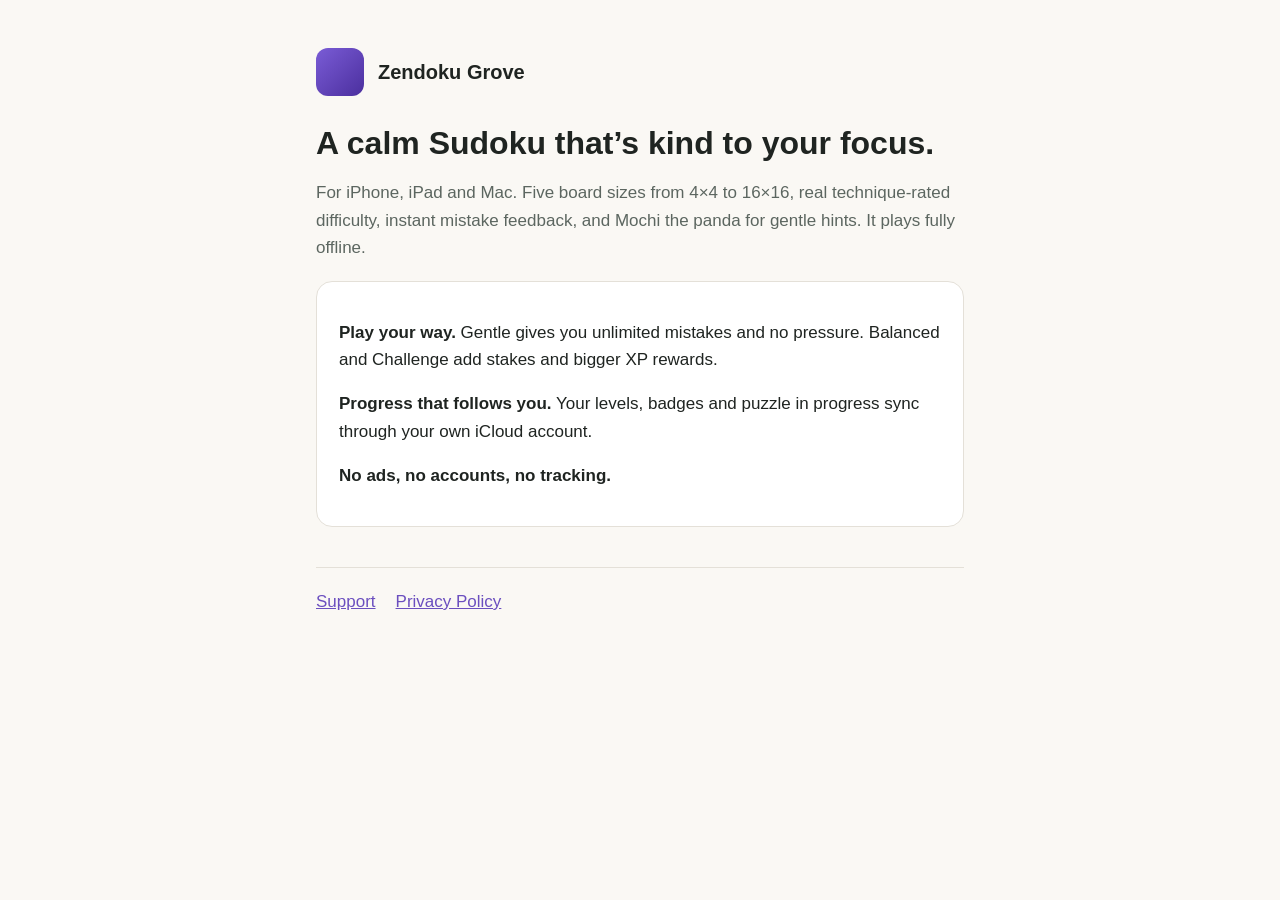
<file: index.html>
<!doctype html>
<html lang="en">
<head>
<meta charset="utf-8">
<meta name="viewport" content="width=device-width, initial-scale=1">
<title>Zendoku Grove</title>
<link rel="stylesheet" href="style.css">
</head>
<body>
<main>
  <header><div class="mark" aria-hidden="true"></div><a href="./">Zendoku Grove</a></header>
  <h1>A calm Sudoku that’s kind to your focus.</h1>
  <p class="muted">For iPhone, iPad and Mac. Five board sizes from 4×4 to 16×16, real technique-rated difficulty, instant mistake feedback, and Mochi the panda for gentle hints. It plays fully offline.</p>
  <div class="card">
    <p><strong>Play your way.</strong> Gentle gives you unlimited mistakes and no pressure. Balanced and Challenge add stakes and bigger XP rewards.</p>
    <p><strong>Progress that follows you.</strong> Your levels, badges and puzzle in progress sync through your own iCloud account.</p>
    <p><strong>No ads, no accounts, no tracking.</strong></p>
  </div>
  <nav>
    <a href="support.html">Support</a>
    <a href="privacy.html">Privacy Policy</a>
  </nav>
</main>
</body>
</html>
</file>
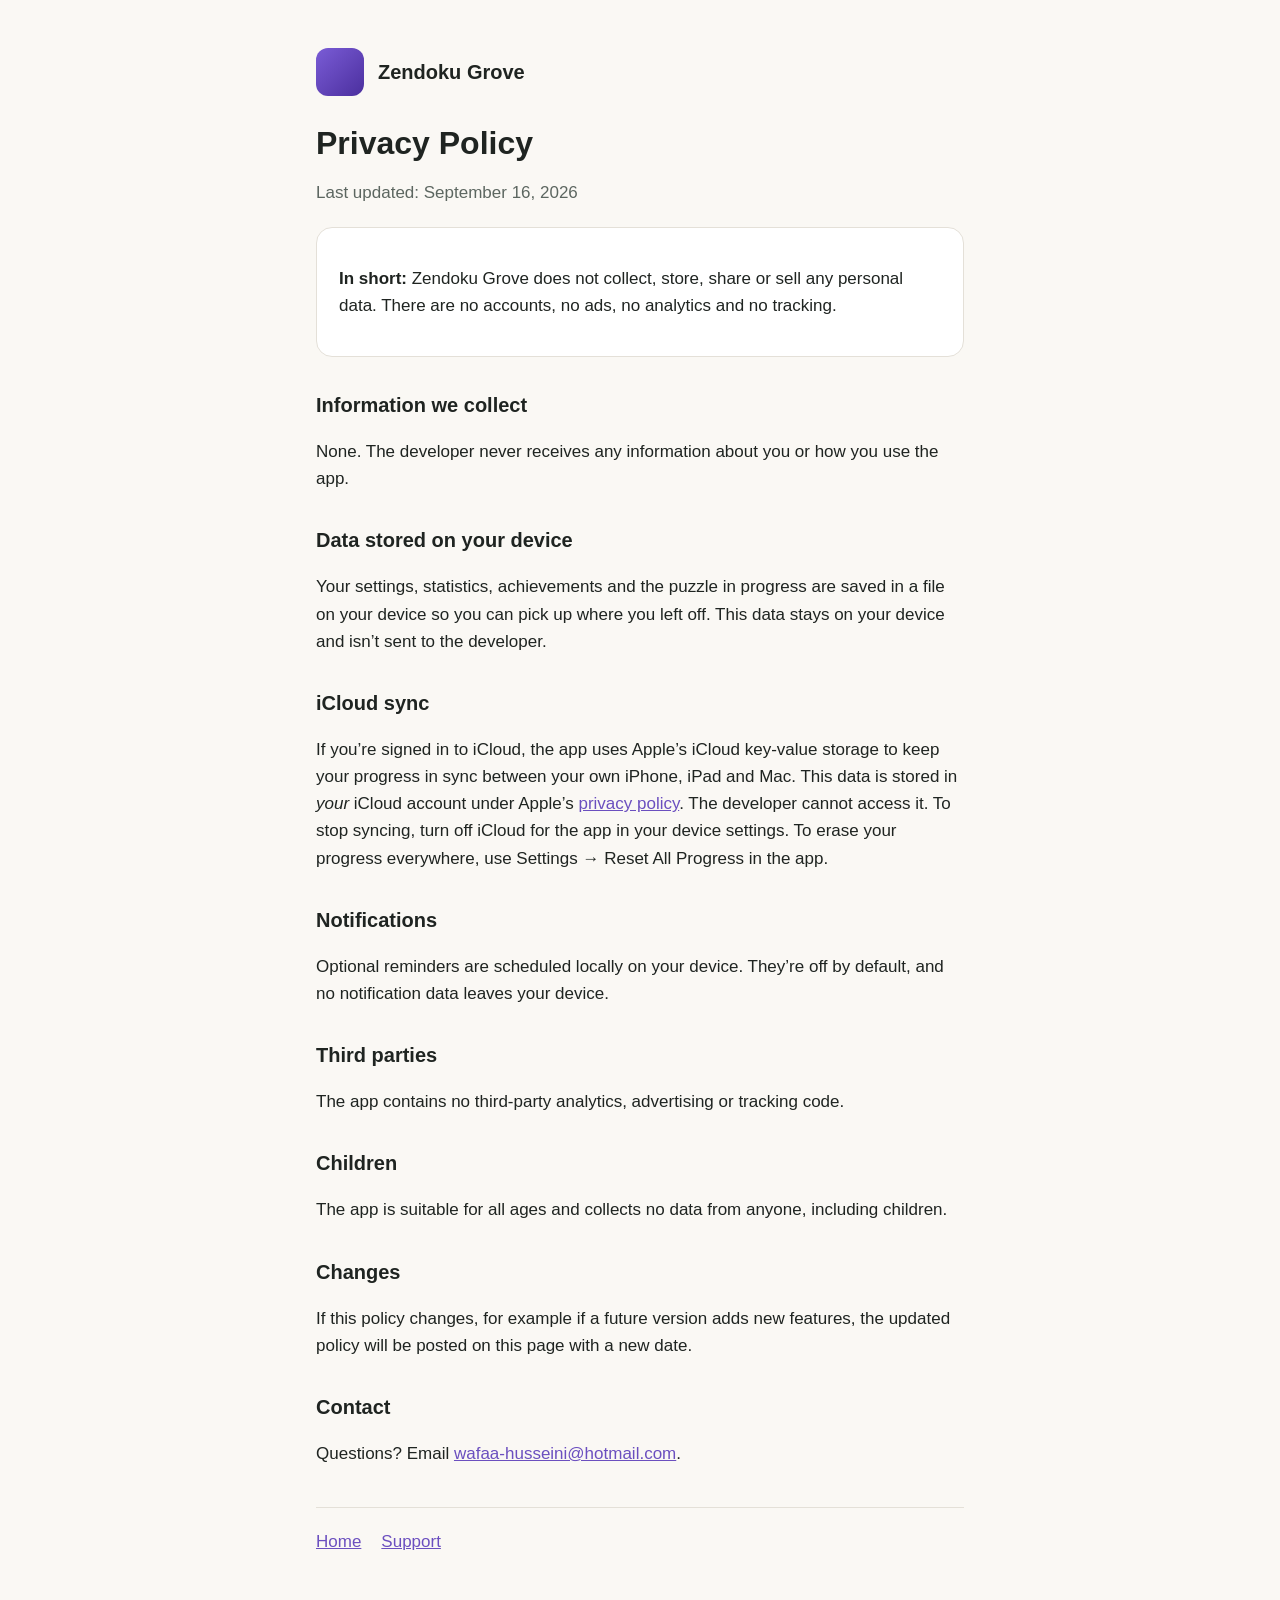
<file: privacy.html>
<!doctype html>
<html lang="en">
<head>
<meta charset="utf-8">
<meta name="viewport" content="width=device-width, initial-scale=1">
<title>Privacy Policy – Zendoku Grove</title>
<link rel="stylesheet" href="style.css">
</head>
<body>
<main>
  <header><div class="mark" aria-hidden="true"></div><a href="./">Zendoku Grove</a></header>
  <h1>Privacy Policy</h1>
  <p class="muted">Last updated: September 16, 2026</p>

  <div class="card">
    <p><strong>In short:</strong> Zendoku Grove does not collect, store, share or sell any personal data. There are no accounts, no ads, no analytics and no tracking.</p>
  </div>

  <h2>Information we collect</h2>
  <p>None. The developer never receives any information about you or how you use the app.</p>

  <h2>Data stored on your device</h2>
  <p>Your settings, statistics, achievements and the puzzle in progress are saved in a file on your device so you can pick up where you left off. This data stays on your device and isn’t sent to the developer.</p>

  <h2>iCloud sync</h2>
  <p>If you’re signed in to iCloud, the app uses Apple’s iCloud key-value storage to keep your progress in sync between your own iPhone, iPad and Mac. This data is stored in <em>your</em> iCloud account under Apple’s <a href="https://www.apple.com/legal/privacy/">privacy policy</a>. The developer cannot access it. To stop syncing, turn off iCloud for the app in your device settings. To erase your progress everywhere, use Settings → Reset All Progress in the app.</p>

  <h2>Notifications</h2>
  <p>Optional reminders are scheduled locally on your device. They’re off by default, and no notification data leaves your device.</p>

  <h2>Third parties</h2>
  <p>The app contains no third-party analytics, advertising or tracking code.</p>

  <h2>Children</h2>
  <p>The app is suitable for all ages and collects no data from anyone, including children.</p>

  <h2>Changes</h2>
  <p>If this policy changes, for example if a future version adds new features, the updated policy will be posted on this page with a new date.</p>

  <h2>Contact</h2>
  <p>Questions? Email <a href="mailto:wafaa-husseini@hotmail.com">wafaa-husseini@hotmail.com</a>.</p>

  <nav>
    <a href="./">Home</a>
    <a href="support.html">Support</a>
  </nav>
</main>
</body>
</html>
</file>
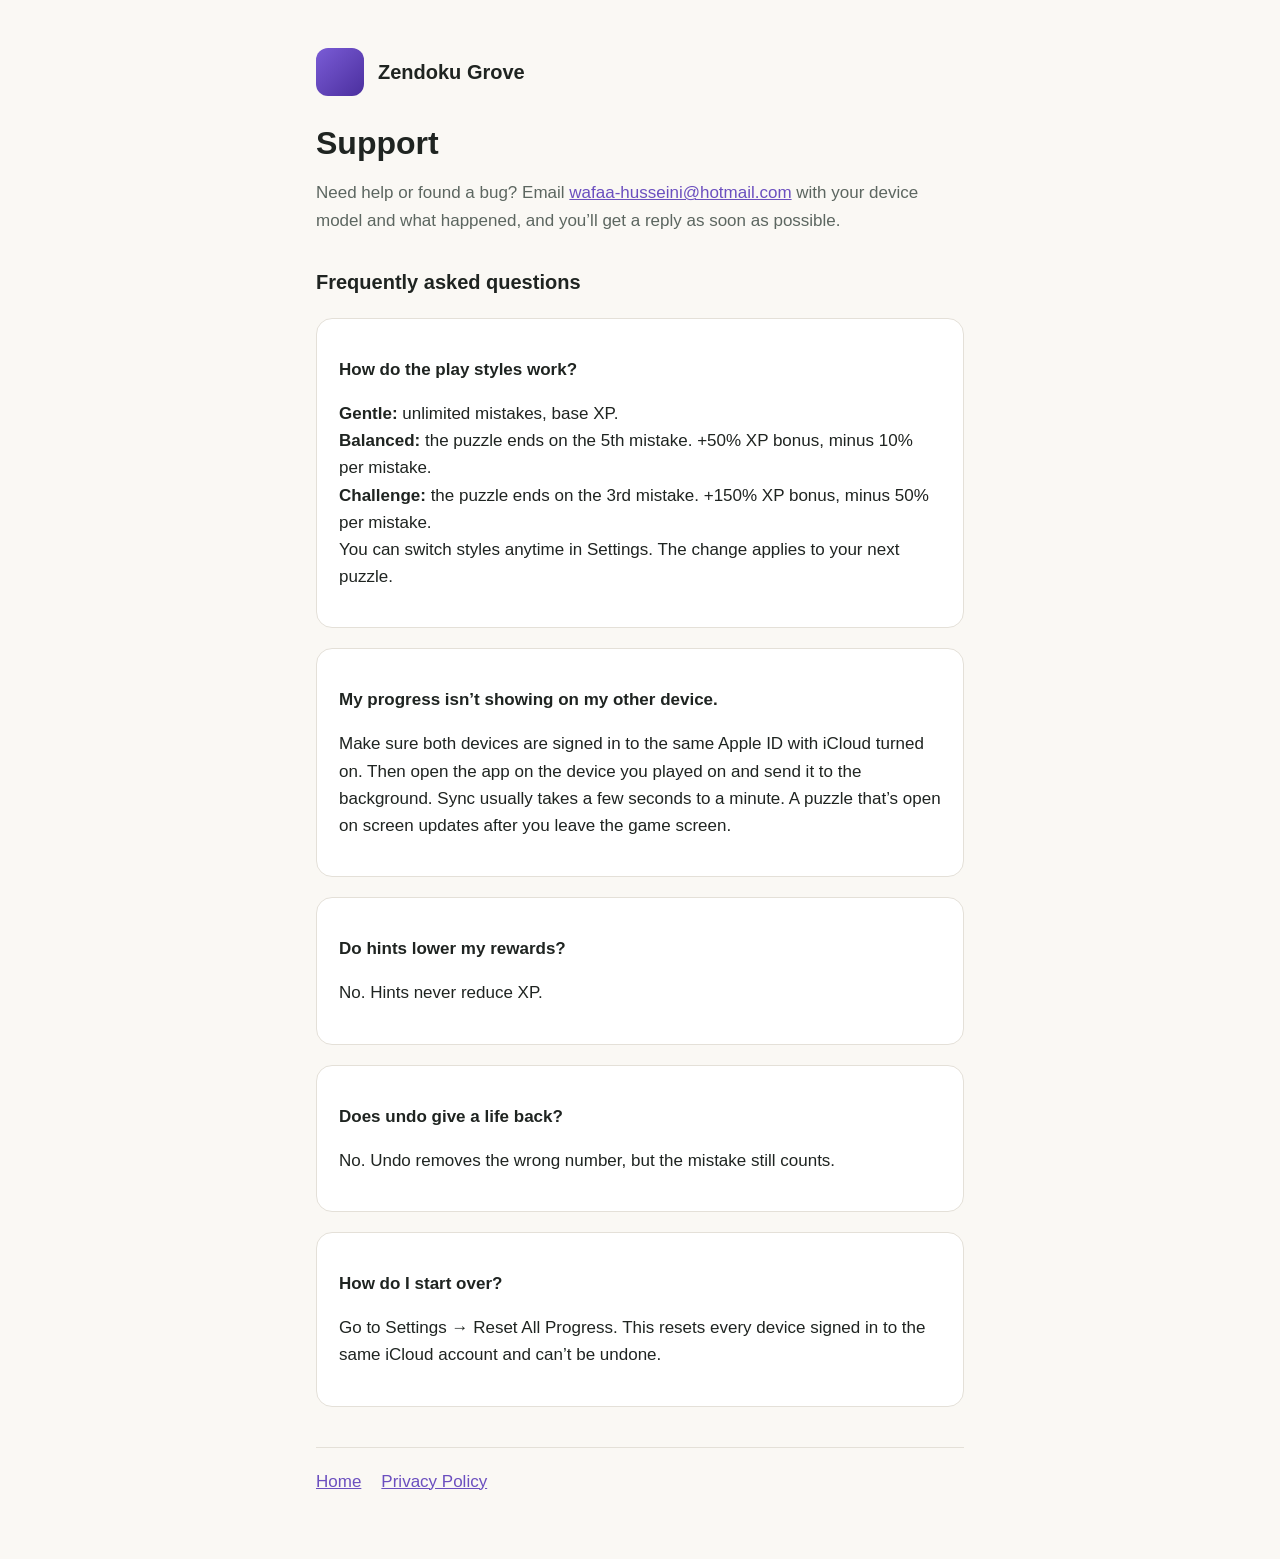
<file: support.html>
<!doctype html>
<html lang="en">
<head>
<meta charset="utf-8">
<meta name="viewport" content="width=device-width, initial-scale=1">
<title>Support – Zendoku Grove</title>
<link rel="stylesheet" href="style.css">
</head>
<body>
<main>
  <header><div class="mark" aria-hidden="true"></div><a href="./">Zendoku Grove</a></header>
  <h1>Support</h1>
  <p class="muted">Need help or found a bug? Email <a href="mailto:wafaa-husseini@hotmail.com">wafaa-husseini@hotmail.com</a> with your device model and what happened, and you’ll get a reply as soon as possible.</p>

  <h2>Frequently asked questions</h2>

  <div class="card">
    <p><strong>How do the play styles work?</strong></p>
    <p><strong>Gentle:</strong> unlimited mistakes, base XP.<br>
    <strong>Balanced:</strong> the puzzle ends on the 5th mistake. +50% XP bonus, minus 10% per mistake.<br>
    <strong>Challenge:</strong> the puzzle ends on the 3rd mistake. +150% XP bonus, minus 50% per mistake.<br>
    You can switch styles anytime in Settings. The change applies to your next puzzle.</p>
  </div>

  <div class="card">
    <p><strong>My progress isn’t showing on my other device.</strong></p>
    <p>Make sure both devices are signed in to the same Apple ID with iCloud turned on. Then open the app on the device you played on and send it to the background. Sync usually takes a few seconds to a minute. A puzzle that’s open on screen updates after you leave the game screen.</p>
  </div>

  <div class="card">
    <p><strong>Do hints lower my rewards?</strong></p>
    <p>No. Hints never reduce XP.</p>
  </div>

  <div class="card">
    <p><strong>Does undo give a life back?</strong></p>
    <p>No. Undo removes the wrong number, but the mistake still counts.</p>
  </div>

  <div class="card">
    <p><strong>How do I start over?</strong></p>
    <p>Go to Settings → Reset All Progress. This resets every device signed in to the same iCloud account and can’t be undone.</p>
  </div>

  <nav>
    <a href="./">Home</a>
    <a href="privacy.html">Privacy Policy</a>
  </nav>
</main>
</body>
</html>
</file>
<file: style.css>
:root { --bg:#faf8f4; --card:#ffffff; --text:#1f2421; --muted:#5c6660; --accent:#6b4fbf; --line:#e4e0d8; }
@media (prefers-color-scheme: dark) {
  :root { --bg:#141715; --card:#1d211f; --text:#eef1ee; --muted:#a9b3ad; --accent:#b9a4ff; --line:#2e3330; }
}
* { box-sizing: border-box; }
body { margin:0; background:var(--bg); color:var(--text);
  font: 17px/1.6 -apple-system, BlinkMacSystemFont, "SF Pro Text", "Segoe UI", Roboto, sans-serif; }
main { max-width: 680px; margin: 0 auto; padding: 48px 16px 64px; }
header { display:flex; align-items:center; gap:14px; margin-bottom: 28px; }
header .mark { width:48px; height:48px; border-radius:12px; background:linear-gradient(135deg,#7a5cd6,#4b2f9e); }
header a { color:inherit; text-decoration:none; font-weight:700; font-size:20px; }
h1 { font-size: 32px; line-height:1.2; margin: 0 0 8px; }
h2 { font-size: 20px; margin: 32px 0 8px; }
p, li { color: var(--text); }
.muted { color: var(--muted); }
.card { background:var(--card); border:1px solid var(--line); border-radius:16px; padding:20px 22px; margin:20px 0; }
a { color: var(--accent); }
nav { margin-top: 40px; padding-top: 20px; border-top: 1px solid var(--line); display:flex; gap:20px; flex-wrap:wrap; }
</file>
